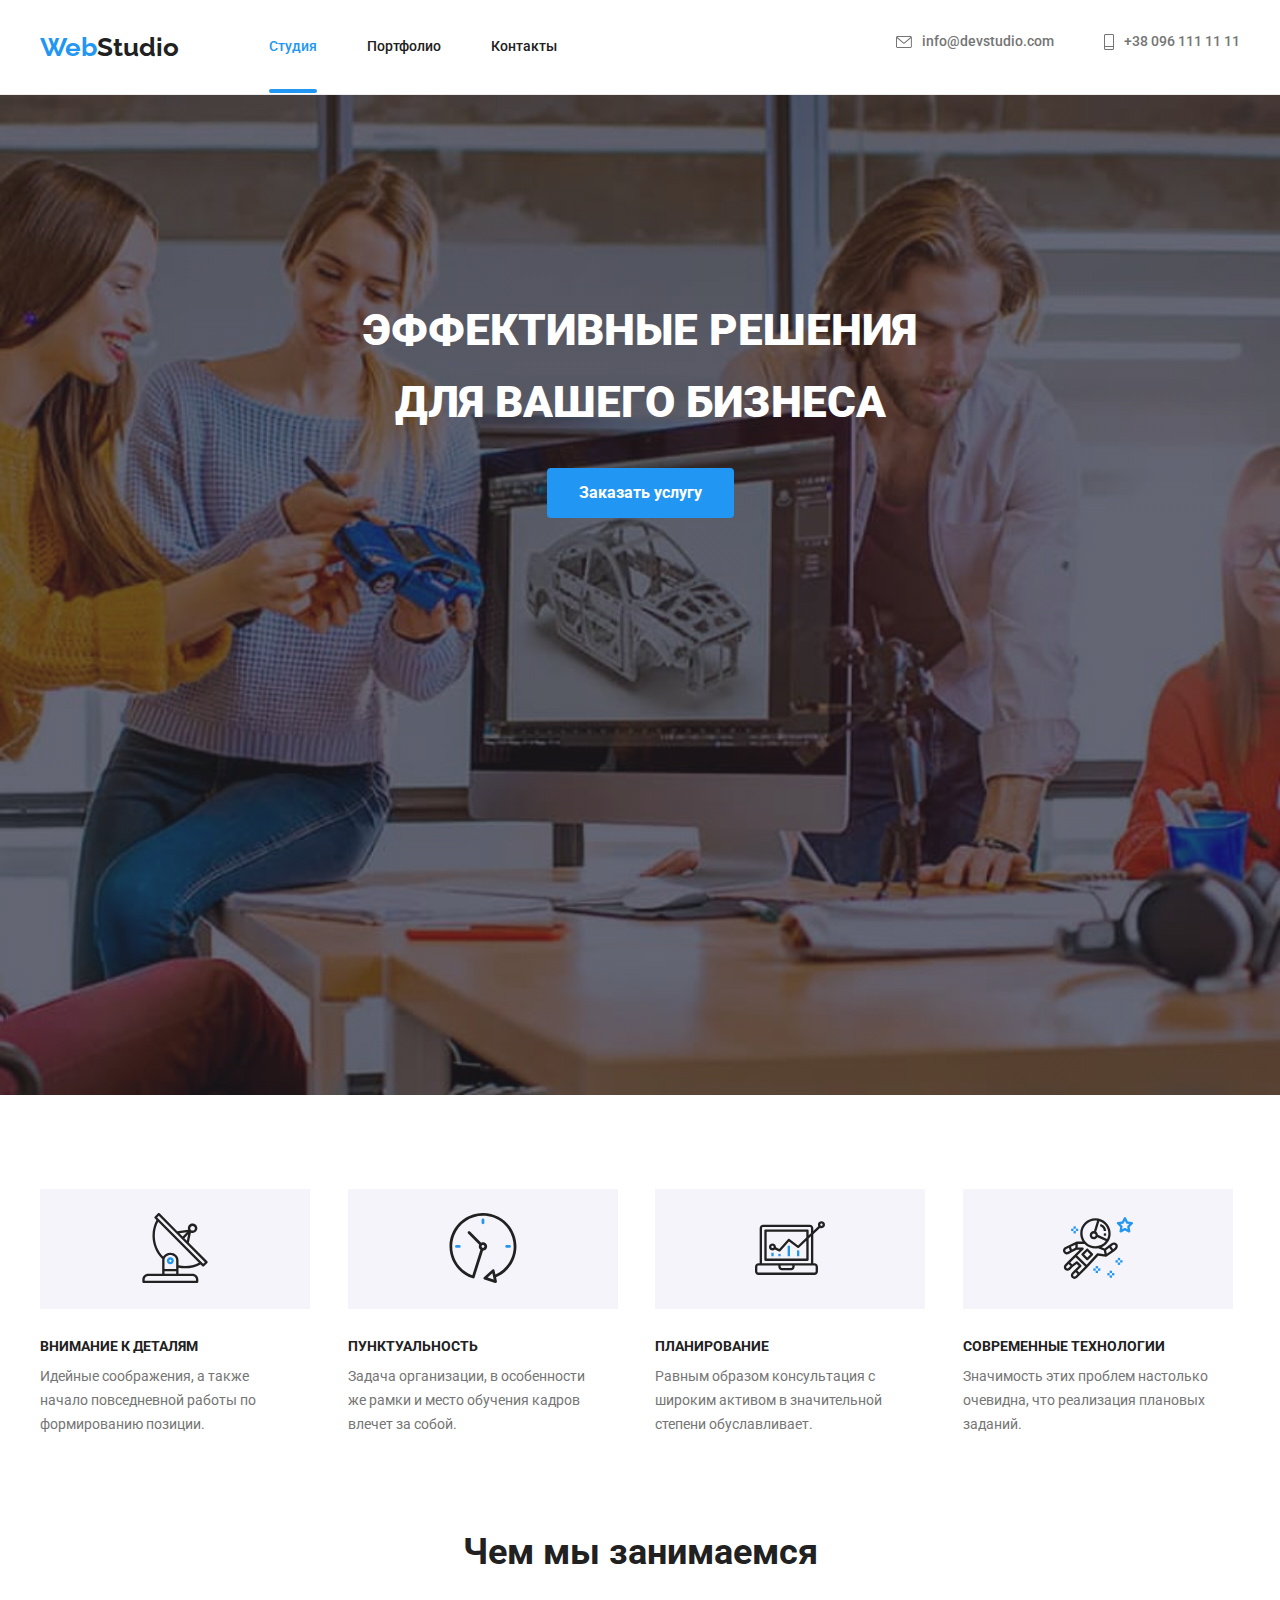
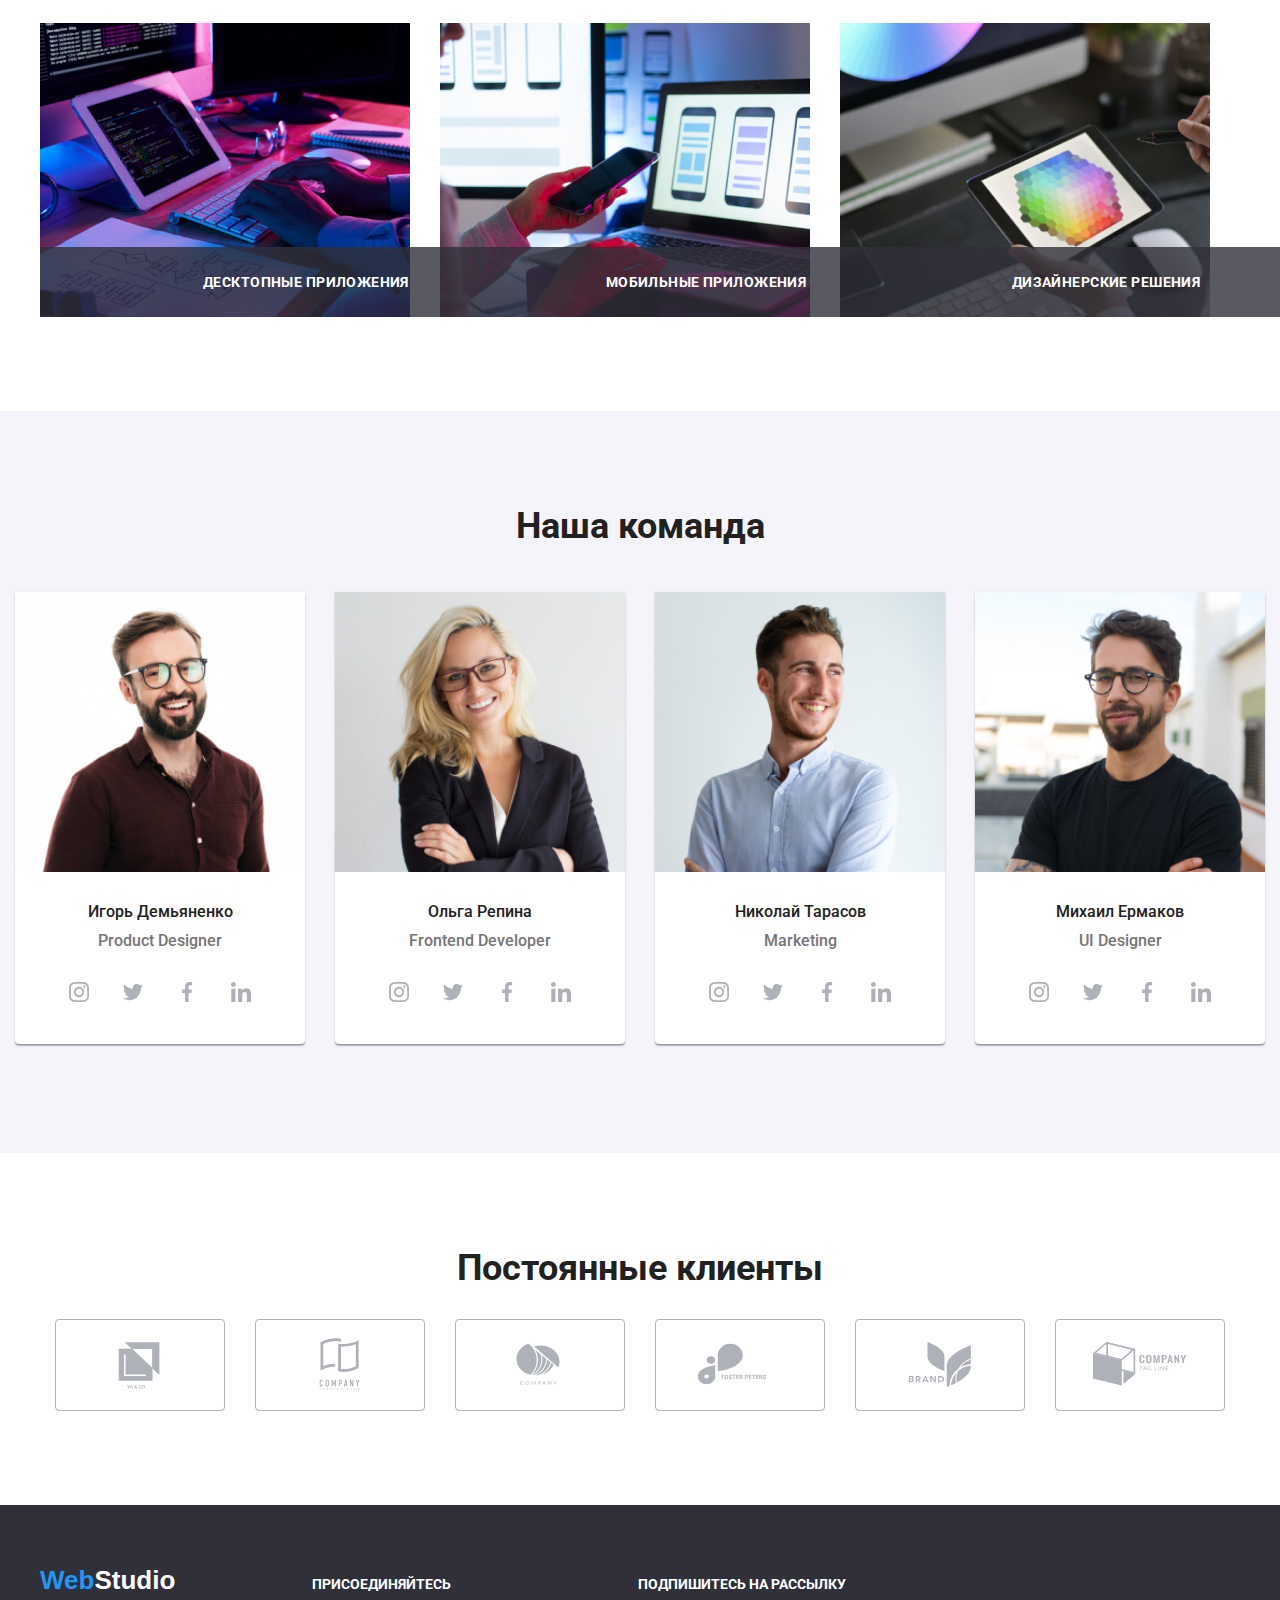
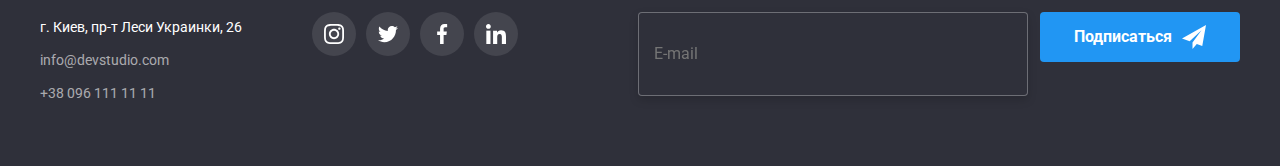
<file: index.html>
<!DOCTYPE html>
<html lang="en">
<head>
    <meta charset="UTF-8">
    <meta http-equiv="X-UA-Compatible" content="IE=edge">
    <meta name="viewport" content="width=device-width, initial-scale=1.0">
    <title>Document</title>
    <link rel="preconnect" href="https://fonts.googleapis.com">
    <link rel="preconnect" href="https://fonts.gstatic.com" crossorigin>
    <link href="https://fonts.googleapis.com/css2?family=Raleway:wght@700&family=Roboto:wght@400;500;700;900&display=swap" rel="stylesheet"> 
    <link rel="stylesheet" href="https://cdnjs.cloudflare.com/ajax/libs/modern-normalize/1.1.0/modern-normalize.min.css" integrity="sha512-wpPYUAdjBVSE4KJnH1VR1HeZfpl1ub8YT/NKx4PuQ5NmX2tKuGu6U/JRp5y+Y8XG2tV+wKQpNHVUX03MfMFn9Q==" crossorigin="anonymous" referrerpolicy="no-referrer" />
    <link rel="stylesheet" href="./css/main.min.css">  
    <link rel="stylesheet" href="./css/styles.css">
      
</head> 

<body data-body>

   
    <header class="header"> 
        <div class="container-header">
             <a class="logo" href="./index.html">Web<span class="logo-web">Studio</span></a>
 
     <nav class="nav">
                <ul class="head-nav">
                    <li class="head-nav__list" ><a class="curent-studio" href="./index.html">Студия</a>
                       
                    </li>
                    <li class="head-nav__list"><a class="header-list" href="./portfolio.html">Портфолио</a></li>
                    <li class="head-nav__list"><a class="header-list" href="">Контакты</a></li>
                </ul>
                </nav>
     <div class="head-group"> 
                <ul class="head-group">
                <li class="head-group__list">
                    <a class="list" href="mailto:info@devstudio.com"><svg class="heder-icon" width="16" height="12">
                    <use href="./images/icons.svg#icon-mail"></use>
                    </svg>info@devstudio.com</a>
                </li>
                <li class="head-group__list">
                    <a class="list" href="tel:+380961111111"><svg class="heder-icon" width="10" height="16">
                    <use  href="./images/icons.svg#icon-pfone"></use>
                    </svg>+38 096 111 11 11</a>
                </li>
                </ul>
                </div></div>



<button class="mobile-button-menu" type="button" data-menu-button>
    
    <svg class="mobile-button-menu__icon" width="24" height="16">
        <use class="mobile-button-menu__burger" href="./images/icons.svg#icon-menu_24px"></use>
        <use class="mobile-button-menu__close" href="./images/icons.svg#icon-close_24px"></use>
    </svg>
  </button>

<div class="mobile-menu" data-menu>
    <ul class="mobile-menu-nav">
        <li class="mobile-menu-nav__item"><a class="mobile-menu-nav-link__current"  href="./index.html">Студия</a></li>
        <li class="mobile-menu-nav__item"><a class="mobile-menu-nav__link" href="./portfolio.html">Портфолио</a></li>
        <li class="mobile-menu-nav__item"><a class="mobile-menu-nav__link" href="">Контакты</a></li>
    </ul>
    <ul class="mobile-menu-contacts">
        <li class="mobile-menu-contacts__item"><a class="accent" href="tel:+380961111111">+38 096 111 11 11</a></li>
        <li class="mobile-menu-contacts__item"> <a class="mob-mail" href="mailto:info@devstudio.com">info@devstudio.com</a></li>
        
    </ul>
    <ul class="mobile-menu-social">
        <li class="mobile-menu-social__item"><a class="mobile-menu-social__link"  href="">Instagram</a></li>
        <li class="mobile-menu-social__item"><a class="mobile-menu-social__link"  href="">Twitter</a></li>
        <li class="mobile-menu-social__item"><a class="mobile-menu-social__link"  href="">Facebook</a></li>
        <li class="mobile-menu-social__item"><a class="mobile-menu-social__link"  href="">LinkedIn</a></li>
    </ul>
</div>


    </header>
<main>

<section class="hero-overlay">
                <div class="container">
                    <h1 class="hero-title">Эффективные решения<br> для вашего бизнеса</h1>
                
                    <button class="button-order" type="button" data-modal-open>Заказать услугу</button>
                  
                    <div class="backdrop is-hidden" data-modal>
                        
                        <div class="modal">
                           
                            <button class="modal-close-button" type="button" data-modal-close>
                                <svg class="" width="11" height="11" aria-label="vector">
                                <use href="./images/icons.svg#icon-vector1"></use>
                            </svg></button>
                
                            <form class="modal-form" >
                            <h2 class="modal-form__title">Оставьте свои данные, мы вам перезвоним</h2> 
                
                                <ul >
                                    <li><label class="modal-form__list" for="name">Имя</label>
                                     <input class="modal-form__input"  name="name" id="name" required>       
                                        <svg class="modal-form__icon" width="12" height="12" aria-label="name">
                                        <use href="./images/icons.svg#icon-modal-name"></use>
                                        </svg>
                                    </li>
                
                                    <li>
                                        <label class="modal-form__list" for="tel">Телефон</label>
                                        <input class="modal-form__input" type="tel" name="tel" id="tel" required> 
                                        <svg class="modal-form__icon" width="13" height="13" aria-label="tel">
                                        <use href="./images/icons.svg#icon-modal-phone"></use>
                                        </svg>
                                    </li>
                                    <li>
                                        <label class="modal-form__list" for="email">Почта</label>
                                        <input class="modal-form__input" type="email" name="email" id="email" required>
                                        <svg class="modal-form__icon" width="15" height="12" aria-label="email">
                                        <use href="./images/icons.svg#icon-mail"></use>
                                        </svg>
                                    </li>
                                    <li>
                                        <label class="modal-form__list" for="coment">Комментарий</label>
                                        <textarea class="modal-form__coment" name="coment" id="coment" placeholder="Введите текст"></textarea>
                                </ul>
                                
                            <label class="checkbox">
                                <input class="checkbox__input" type="checkbox" name="checkbox" id="checkbox" >
                
                                 <span class="checkbox__link"><svg class="checkbox-icon" width="11" height="8" aria-label="icon-send">
                                    <use href="./images/icons.svg#icon-modal-icon-send"></use>
                                 </svg></span>
                
                                 <span class="checkbox__text" >Соглашаюсь с рассылкой и принимаю 
                                <a class="checkbox__policity" href=""> Условия договора</a> 
                                 </span>
                                </label>
                
                                <button class="modal-submit" type="submit">Отправить</button>
                            </form>
                        </div>
                        
                    </div>
                </div>
    </section> 

<section class="section-studia">
                    <div class="container">
                       <h2 hidden>Студия</h2>
                    <ul class="studia">
                        <li class="studia-list" >
                            <div class="studia-list__item"><a class="link">
                             <svg class="studia-list__icon" width="70" height="70" aria-label="antenna">
                             <use href="./images/icons.svg#icon-antenna"></use>
                            </svg></a>   
                            </div>
                            <h3 class="studia-list__title">Внимание к деталям</h3> 
                            <p class="studia-list__text">Идейные соображения, а также начало повседневной работы по формированию позиции.</p>
                        </li>
                        <li class="studia-list" >
                            <div class="studia-list__item"><a class="link">
                                <svg class="studia-list__icon" width="70" height="70" aria-label="clock">
                                <use href="./images/icons.svg#icon-clock"></use>
                            </svg></a>
                        </div>
                            <h3 class="studia-list__title">Пунктуальность</h3>
                            <p class="studia-list__text">Задача организации, в особенности же рамки и место обучения кадров влечет за собой.</p>
                            </li>
                        <li class="studia-list" >
                            <div class="studia-list__item"><a class="link">
                            <svg class="studia-list__icon" width="70" height="70" aria-label="diagram">
                            <use href="./images/icons.svg#icon-diagram"></use>
                            </svg></a>
                        </div>
                            <h3 class="studia-list__title">Планирование</h3>
                                <p class="studia-list__text">Равным образом консультация с широким активом в значительной степени обуславливает.</p>
                            </li>
                        <li class="studia-list" >
                            <div class="studia-list__item"><a class="link">
                            <svg class="studia-list__icon" width="70" height="70" aria-label="astronaut">
                            <use href="./images/icons.svg#icon-astronaut"></use>
                            </svg></a>
                        </div>
                            <h3 class="studia-list__title">Современные технологии</h3>
                            <p class="studia-list__text">Значимость этих проблем настолько очевидна, что реализация плановых заданий.</p>
                            </li>
                      </ul></div>
    </section>

<section class="section-work">
        <div class="container">
       <h2 class="work-title">Чем мы занимаемся</h2>
    <ul class="works-list">
        <li class="works-list__item">
            <div class="works-list__foto">
                <picture>
                    <source media="(min-width: 1200px)"
                         srcset="./images/1200/img-1w.jpg 1x,  ./images/1200/img_2x-1.jpg 2x" 
                         type="image/jpg"
                         />
                   
                         <img src="./images/1200/img-1w.jpg" alt="Компьютерная разработка" width="370" height="294">
            
                       </picture>
            
            <p class="works-list__describtion">Десктопные приложения</p></div></li>
        <li class="works-list__item">
            <div class="works-list__foto">
                <picture>
                <source media="(min-width: 1200px)"
                srcset="./images/1200/img-2w.jpg 1x,  ./images/1200/img_2x-2.jpg 2x" 
                type="image/jpg"
                />
          
                <img src="./images/1200/img-2w.jpg" alt="мобильные приложения" width="370" height="294">
   
              </picture>
            
            <p class="works-list__describtion">Мобильные приложения</p></div></li>
        <li class="works-list__item">
            <div class="works-list__foto">
                <picture>
                <source media="(min-width: 1200px)"
                srcset="./images/1200/img-3w.jpg 1x,  ./images/1200/img_2x-3.jpg 2x" 
                type="image/jpg"
                />
          
                <img src="./images/1200/img-3w.jpg" alt="дизайн на планшете" width="370" height="294">
   
              </picture>
           
            <p class="works-list__describtion">Дизайнерские решения</p></div></li>
    </ul></div>
    </section>
    

<section class="section-comand">
        <div class="container-comands">
         <h2 class="h2-title">Наша команда</h2>
      <ul class="comands">
        <li class="comand-list">
           <picture>
        <source media="(min-width: 1200px)"
             srcset="./images/1200/1200img-1.png 1x,  ./images/1200/1200img2x-1.png 2x" 
             type="image/png"
             />
        <source media="(min-width: 768px)"
             srcset="./images/768/img768-1.jpg 1x,  ./images/768/768img2x-1.jpg 2x" 
             type="image/jpg"
             />
        <source media="(max-width: 767px)"
             srcset="./images/mobile/img-1.jpg 1x,  ./images/mobile/img2x-1.jpg 2x" 
             type="image/jpg"
             />
          <img  src="./images/mobile/img-1.jpg" alt="фото" width="450" height="460">

           </picture>
        
          
            <div class="comand-list__item">
            <h3 class="comand-list__title">Игорь Демьяненко</h3>
            <p class="comand-list__text" lang="en">Product Designer</p>
          
            <ul class="social">
                <li class="social-link">
                    <a class="soclink" href="" aria-label="instagram">
                    <svg class="social-icon" width="20" height="20">
                    <use href="./images/icons.svg#icon-instagram"></use>
                    </svg>
                    </a>
                </li>
                <li class="social-link">
                    <a class="soclink" href="" aria-label="twitter">
                    <svg class="social-icon" width="20" height="20">
                    <use href="./images/icons.svg#icon-twitter"></use>
                    </svg>
                    </a>
                </li>
                <li class="social-link">
                    <a class="soclink" href="" aria-label="facebook">
                    <svg class="social-icon" width="20" height="20">
                    <use href="./images/icons.svg#icon-facebook"></use>
                    </svg>
                    </a>
                </li>
                <li class="social-link">
                    <a class="soclink" href="" aria-label="linkedin">
                    <svg class="social-icon" width="20" height="20">
                    <use href="./images/icons.svg#icon-linkedin"></use>
                    </svg>
                    </a>
                </li>
            </ul>
        </div>
        </li>
        <li class="comand-list">
           
                <picture>
                <source media="(min-width: 1200px)"
                srcset="./images/1200/1200img-2.png 1x,  ./images/1200/1200img2x-2.png 2x" 
                type="image/png"
                />
           <source media="(min-width: 768px)"
                srcset="./images/768/img768-2.jpg 1x,  ./images/768/768img2x-2.jpg 2x" 
                type="image/jpg"
                />
           <source media="(max-width: 767px)"
                srcset="./images/mobile/img-2.jpg 1x,  ./images/mobile/img2x-2.jpg 2x" 
                type="image/jpg"
                />
             <img  src="./images/mobile/img-2.jpg" alt="фото" width="450" height="460">
   
              </picture>
           <div class="comand-list__item">
            <h3 class="comand-list__title">Ольга Репина</h3>
            <p class="comand-list__text" lang="en">Frontend Developer</p>
            
            <ul class="social">
                <li class="social-link">
                    <a class="soclink" href="" aria-label="instagram">
                    <svg class="social-icon" width="20" height="20">
                    <use href="./images/icons.svg#icon-instagram"></use>
                    </svg>
                    </a>
                </li>
                <li class="social-link">
                    <a class="soclink" href="" aria-label="twitter">
                    <svg class="social-icon" width="20" height="20">
                    <use href="./images/icons.svg#icon-twitter"></use>
                    </svg>
                    </a>
                </li>
                <li class="social-link">
                    <a class="soclink" href="" aria-label="facebook">
                    <svg class="social-icon" width="20" height="20">
                    <use href="./images/icons.svg#icon-facebook"></use>
                    </svg>
                    </a>
                </li>
                <li class="social-link">
                    <a class="soclink" href="" aria-label="linkedin">
                    <svg class="social-icon" width="20" height="20">
                    <use href="./images/icons.svg#icon-linkedin"></use>
                    </svg>
                    </a>
                </li>
            </ul>
            
        </div>
        </li>
        <li class="comand-list">
            <picture>
            <source media="(min-width: 1200px)"
            srcset="./images/1200/1200img-3.png 1x,  ./images/1200/1200img2x-3.png 2x" 
            type="image/png"
            />
       <source media="(min-width: 768px)"
            srcset="./images/768/img768-3.jpg 1x,  ./images/768/768img2x-3.jpg 2x" 
            type="image/jpg"
            />
       <source media="(max-width: 767px)"
            srcset="./images/mobile/img-3.jpg 1x,  ./images/mobile/img2x-3.jpg 2x" 
            type="image/jpg"
            />
         <img  src="./images/mobile/img-3.jpg" alt="фото" width="450" height="460">

          </picture>
            <div class="comand-list__item">
            <h3 class="comand-list__title"> Николай Тарасов</h3>
            <p class="comand-list__text" lang="en">Marketing</p>
           
            <ul class="social">
                <li class="social-link">
                    <a class="soclink" href="" aria-label="instagram">
                    <svg class="social-icon" width="20" height="20">
                    <use href="./images/icons.svg#icon-instagram"></use>
                    </svg>
                    </a>
                </li>
                <li class="social-link">
                    <a class="soclink" href="" aria-label="twitter">
                    <svg class="social-icon" width="20" height="20">
                    <use href="./images/icons.svg#icon-twitter"></use>
                    </svg>
                    </a>
                </li>
                <li class="social-link">
                    <a class="soclink" href="" aria-label="facebook">
                    <svg class="social-icon" width="20" height="20">
                    <use href="./images/icons.svg#icon-facebook"></use>
                    </svg>
                    </a>
                </li>
                <li class="social-link">
                    <a class="soclink" href="" aria-label="linkedin">
                    <svg class="social-icon" width="20" height="20">
                    <use href="./images/icons.svg#icon-linkedin"></use>
                    </svg>
                    </a>
                </li>
            </ul>
        </div>
        </li>
        <li class="comand-list">
            <picture>
                <source media="(min-width: 1200px)"
                srcset="./images/1200/1200img-4.png 1x,  ./images/1200/1200img2x-4.png 2x" 
                type="image/png"
                />
           <source media="(min-width: 768px)"
                srcset="./images/768/img768-4.jpg 1x,  ./images/768/768img2x-4.jpg 2x" 
                type="image/jpg"
                />
           <source media="(max-width: 767px)"
                srcset="./images/mobile/img-4.jpg 1x,  ./images/mobile/img2x-4.jpg 2x" 
                type="image/jpg"
                />
             <img  src="./images/mobile/img-4.jpg" alt="фото" width="450" height="460">
    
              </picture>
            <div class="comand-list__item">
            <h3 class="comand-list__title">Михаил Ермаков</h3>
            <p class="comand-list__text" lang="en">UI Designer</p>
            <ul class="social">
                <li class="social-link">
                    <a class="soclink" href="" aria-label="instagram">
                    <svg class="social-icon" width="20" height="20">
                    <use href="./images/icons.svg#icon-instagram"></use>
                    </svg>
                    </a>
                </li>
                <li class="social-link">
                    <a class="soclink" href="" aria-label="twitter">
                    <svg class="social-icon" width="20" height="20">
                    <use href="./images/icons.svg#icon-twitter"></use>
                    </svg>
                    </a>
                </li>
                <li class="social-link">
                    <a class="soclink" href="" aria-label="facebook">
                    <svg class="social-icon" width="20" height="20">
                    <use href="./images/icons.svg#icon-facebook"></use>
                    </svg>
                    </a>
                </li>
                <li class="social-link">
                    <a class="soclink" href="" aria-label="linkedin">
                    <svg class="social-icon" width="20" height="20">
                    <use href="./images/icons.svg#icon-linkedin"></use>
                    </svg>
                    </a>
                </li>
            </ul>
        </div>
        </li>
    </ul>
    </div>
    </section>

    <section class="section-clients">
        <div class="container">
            <h2 class="h2-title">Постоянные клиенты</h2>
        <ul class="clients">
             <li class="clients__item">
                <a class="clients__link" href="" aria-label="logo">
                <svg class="clients__icon" width="106" height="60">
                <use href="./images/icons.svg#icon-logo"></use></svg>
        </a>
        </li>
             <li class="clients__item">
                 <a class="clients__link" href="" aria-label="logo-1">
                <svg class="clients__icon" width="106" height="60" >
                <use href="./images/icons.svg#icon-logo-1"></use></svg>
        </a>
        </li>
             <li class="clients__item">
                <a class="clients__link" href="" aria-label="logo-2">
                <svg class="clients__icon" width="106" height="60" >
                <use href="./images/icons.svg#icon-logo-2"></use></svg>
        </a>
        </li>
              <li class="clients__item">
                <a class="clients__link" href="" aria-label="logo-3">
                <svg class="clients__icon" width="106" height="60" >
                <use href="./images/icons.svg#icon-logo-3"></use></svg>
        </a>
        </li>
              <li class="clients__item">
                <a class="clients__link" href="" aria-label="logo-4">
                <svg class="clients__icon" width="106" height="60" >
                <use href="./images/icons.svg#icon-logo-4"></use></svg>
        </a>
        </li>
            <li class="clients__item">
                <a class="clients__link" href="" aria-label="logo-5">
                <svg class="clients__icon" width="106" height="60" >
                <use href="./images/icons.svg#icon-logo-5"></use></svg>
        </a>
         </li>
         </ul>
         </div>
    </section>
    
</main> 
  

   
<footer class="footer">
       <div class="footer-container">  
            <div class="footer-items"> 
                    <a class="footer-logo" href="./index.html">Web<span class="logo-web">Studio</span></a>  
                    <address>
                <ul class="footer-items-nav" >
                    <li><a class="footer-items-nav__listmap" href="https://goo.gl/maps/piqngm7oDQpEDh6u6" target="_blank" rel="noopener nofollow noreferrer">г. Киев, пр-т Леси Украинки, 26</a></li>
                    <li><a class="footer-items-nav__list" href="mailto:info@devstudio.com">info@devstudio.com</a></li>
                    <li><a class="footer-items-nav__list" href="tel:+380961111111">+38 096 111 11 11</a></li>
                </ul>
                </address>
            </div>
            <div class="footer-social">
                <strong class="slogan">Присоединяйтесь</strong>
                <ul class="social">
                    <li class="footer-social-list">
                        <a class="footer-social-list__link" href="" aria-label="instagram">
                        <svg class="footer-social-list__icon"  width="20" height="20">
                        <use href="./images/icons.svg#icon-instagram"></use>
                        </svg>
                        </a>
                    </li>
                    <li class="footer-social-list">
                        <a class="footer-social-list__link" href="" aria-label="twitter">
                        <svg class="footer-social-list__icon" width="20" height="20">
                        <use href="./images/icons.svg#icon-twitter"></use>
                        </svg>
                        </a>
                    </li>
                    <li class="footer-social-list">
                        <a class="footer-social-list__link" href="" aria-label="facebook">
                        <svg class="footer-social-list__icon" width="20" height="20">
                        <use href="./images/icons.svg#icon-facebook"></use>
                        </svg>
                        </a>
                    </li>
                    <li class="footer-social-list">
                        <a class="footer-social-list__link" href="" aria-label="linkedin">
                        <svg class="footer-social-list__icon" width="20" height="20">
                        <use href="./images/icons.svg#icon-linkedin"></use>
                        </svg>
                        </a>
                    </li>
                </ul>
            </div>
        
            <form class="footer-label">
              <label class="footer-label__title">Подпишитесь на рассылку </label> 
        <div class="label" >
              
              <input class="footer-label__email" type="email" name="email" placeholder="Е-mail">
                <button class="button-submit" type="submit">Подписаться  <svg class="f-submit" width="24" height="24">
                <use href="./images/icons.svg#icon-icon-send"></use>
                </svg> </button>
        </div>
           
          
       
        </form>
        </div>
        </footer>
        
    <script src="./js/modal.js"></script>
    <script src="./js/mobile.js"></script>
</body>
</html>
</file>
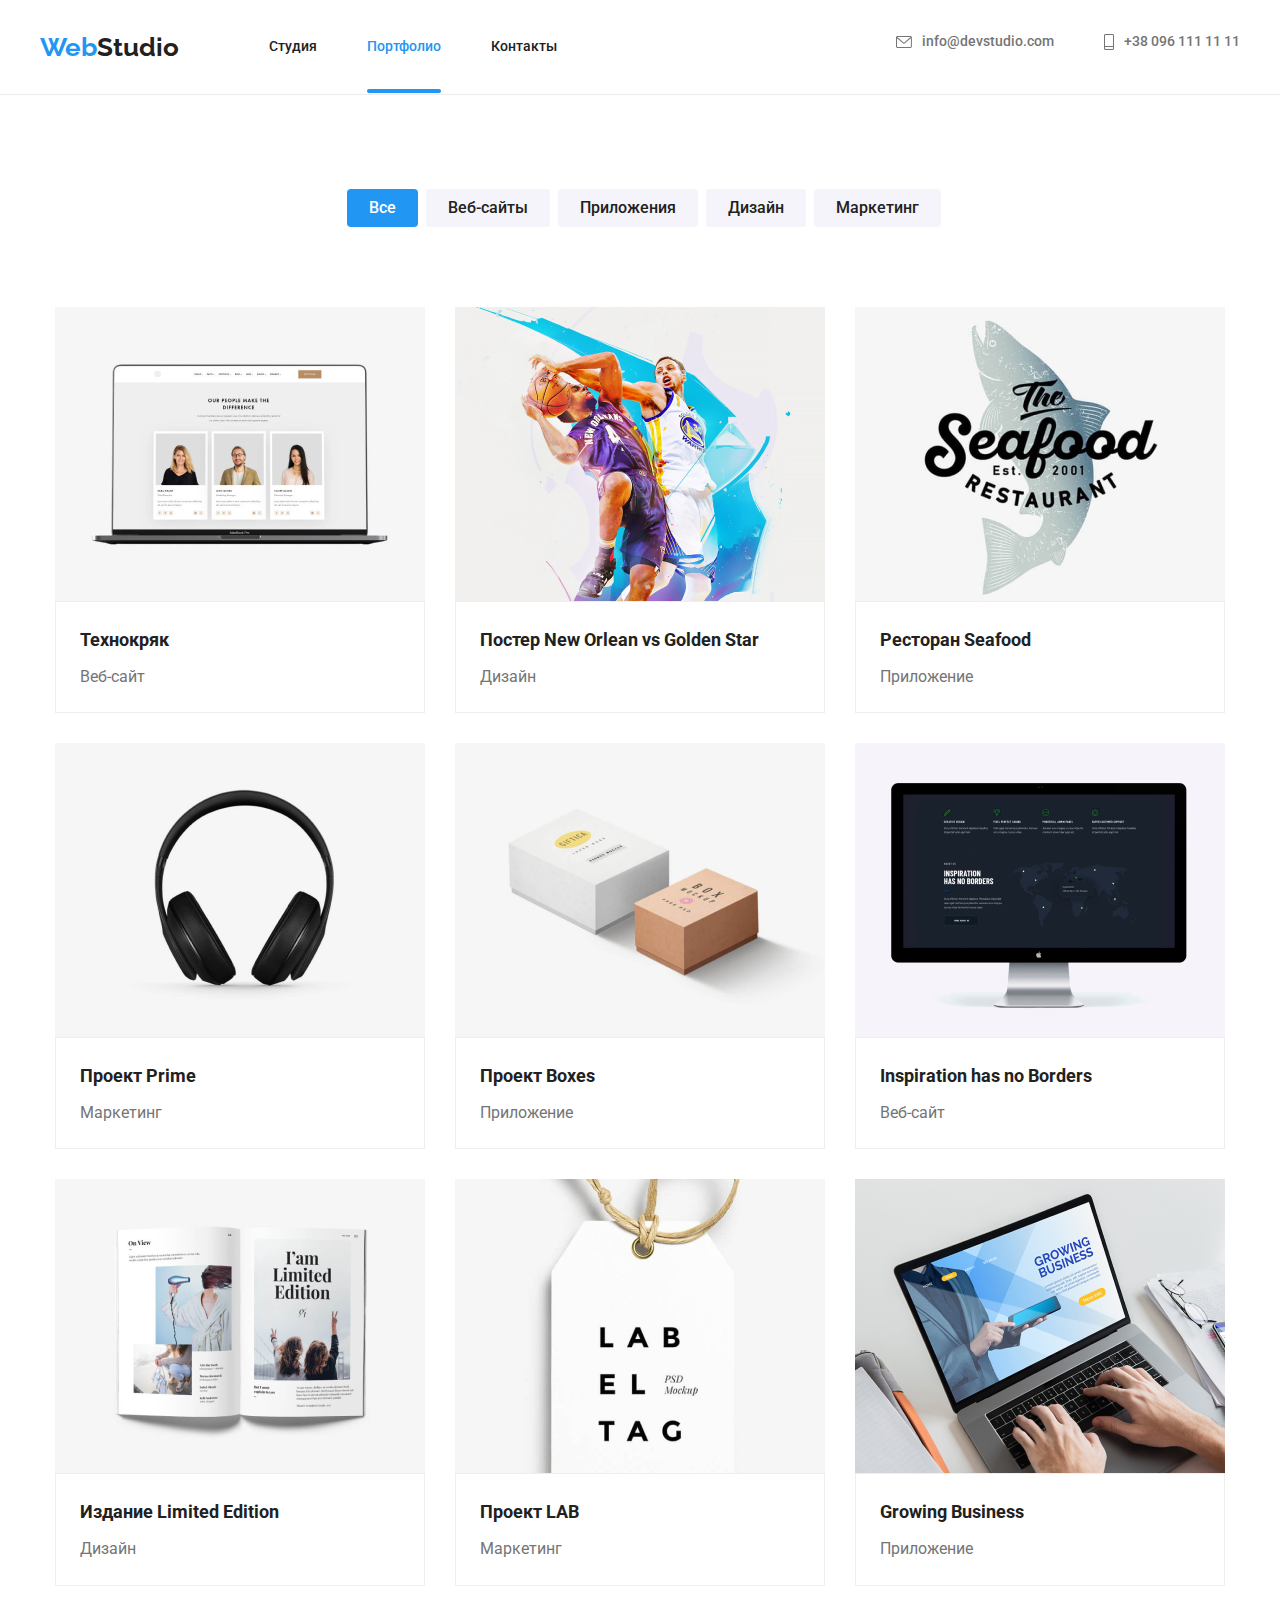
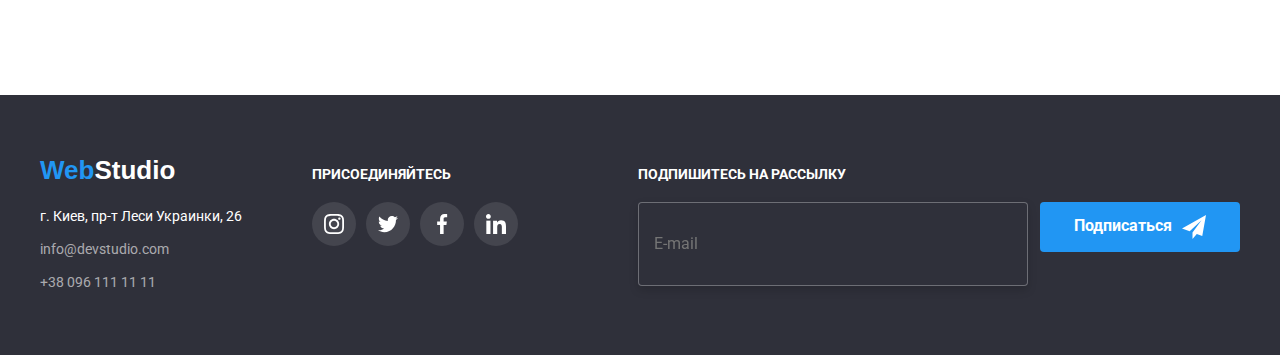
<file: portfolio.html>
<!DOCTYPE html>
<html lang="en">
<head>
    <meta charset="UTF-8">
    <meta http-equiv="X-UA-Compatible" content="IE=edge">
    <meta name="viewport" content="width=device-width, initial-scale=1.0">
    <title>Portfolio</title>
    <link rel="preconnect" href="https://fonts.googleapis.com">
<link rel="preconnect" href="https://fonts.gstatic.com" crossorigin>
<link href="https://fonts.googleapis.com/css2?family=Raleway:wght@700&family=Roboto:wght@400;500;700;900&display=swap" rel="stylesheet">
<link rel="stylesheet" href="https://cdnjs.cloudflare.com/ajax/libs/modern-normalize/1.1.0/modern-normalize.min.css" integrity="sha512-wpPYUAdjBVSE4KJnH1VR1HeZfpl1ub8YT/NKx4PuQ5NmX2tKuGu6U/JRp5y+Y8XG2tV+wKQpNHVUX03MfMFn9Q==" crossorigin="anonymous" referrerpolicy="no-referrer" /> 
<link rel="stylesheet" href="./css/main.min.css">
<link rel="stylesheet" href="./css/styles.css">

</head>

<body>
    
  
<header class="header">
    <div class="container-header">
                <a class="logo" href="./index.html">Web<span class="logo-web">Studio</span></a>
    
        <nav class="nav">
                   <ul class="head-nav">
                       <li class="head-nav__list" ><a class="header-list" href="./index.html">Студия</a>
                          
                       </li>
                       <li class="head-nav__list"><a class="curent-portfolio" href="./portfolio.html">Портфолио</a></li>
                       <li class="head-nav__list"><a class="header-list" href="">Контакты</a></li>
                   </ul>
                   </nav>
        <div class="head-group"> 
                   <ul class="head-group">
                   <li class="head-group__list">
                       <a class="list" href="mailto:info@devstudio.com"><svg class="heder-icon" width="16" height="12">
                       <use href="./images/icons.svg#icon-mail"></use>
                       </svg>info@devstudio.com</a>
                   </li>
                   <li class="head-group__list">
                       <a class="list" href="tel:+380961111111"><svg class="heder-icon" width="10" height="16">
                       <use  href="./images/icons.svg#icon-pfone"></use>
                       </svg>+38 096 111 11 11</a>
                   </li>
                   </ul>
                   </div>
                </div>
   
   
   
                   <button class="mobile-button-menu" type="button" data-menu-button>
    
                    <svg class="mobile-button-menu__icon" width="24" height="16">
                        <use class="mobile-button-menu__burger" href="./images/icons.svg#icon-menu_24px"></use>
                        <use class="mobile-button-menu__close" href="./images/icons.svg#icon-close_24px"></use>
                    </svg>
                  </button>
   
   <div class="mobile-menu" data-menu>
       <ul class="mobile-menu-nav">
           <li class="mobile-menu-nav__item"><a class="mobile-menu-nav-link"  href="./index.html">Студия</a></li>
           <li class="mobile-menu-nav__item"><a class="mobile-menu-nav-link__current" href="./portfolio.html">Портфолио</a></li>
           <li class="mobile-menu-nav__item"><a class="mobile-menu-nav__link" href="">Контакты</a></li>
       </ul>
       <ul class="mobile-menu-contacts">
           <li class="mobile-menu-contacts__item"><a class="accent" href="tel:+380961111111">+38 096 111 11 11</a></li>
           <li class="mobile-menu-contacts__item"> <a class="mob-mail" href="mailto:info@devstudio.com">info@devstudio.com</a></li>
           
       </ul>
       <ul class="mobile-menu-social">
           <li class="mobile-menu-social__item"><a class="mobile-menu-social__link"  href="">Instagram</a></li>
           <li class="mobile-menu-social__item"><a class="mobile-menu-social__link"  href="">Twitter</a></li>
           <li class="mobile-menu-social__item"><a class="mobile-menu-social__link"  href="">Facebook</a></li>
           <li class="mobile-menu-social__item"><a class="mobile-menu-social__link"  href="">LinkedIn</a></li>
       </ul>
   </div>
   
   
       </header>

<main>

<section class="section">
    <div class="container">
     <h1 hidden>Маркетинг</h1>
    <div class="botton-nav">
    <ul class="botton-nav__list">
        <li class="botton-nav__item"><button class="curent-button" type="button">Все</button></li>
        <li class="botton-nav__item"><button class="button" type="button">Веб-сайты</button></li>
        <li class="botton-nav__item"><button class="button" type="button">Приложения</button></li>
        <li class="botton-nav__item"><button class="button" type="button">Дизайн</button></li>
        <li class="botton-nav__item"><button class="button" type="button">Маркетинг</button></li>
        </ul>
    </div>
</div>
 
<div class="container"> 
     <ul class="cards-set">
 <li class="cards-set__list">
                <div class="cards-set__item">
         <picture>
                        <source media="(min-width: 1200px)"
                             srcset="./images/1200/img(1).png 1x,  ./images/1200/img2x-1.png 2x" 
                             type="image/png"
                             />
                        <source media="(min-width: 768px)"
                             srcset="./images/768/p-768img-1.jpg 1x,  ./images/768/p-768img2x-1.jpg 2x"  
                             type="image/jpg"
                             />
                        <source media="(max-width: 767px)"
                             srcset="./images/mobile/p-img1.jpg 1x,  ./images/mobile/p-img2x-1.jpg 2x" 
                             type="image/jpg"
                             />

                       <img src="./images/mobile/p-img1.jpg" alt="фото" width="450" height="294">    
                         </picture>
                <div class="card-overlay">
                <p class="cards-set__description">
                    Ресурс предлагает комплексные предложения с разным уровнем 
                    функционала и сервисов. Все это позволит посетителю получить 
                    исчерпывающие сведения о компании или частном лице.
                </p>
                </div>
            </div>
            <div class="cards-set__border"> 
            <h2 class="cards-set__title">Технокряк</h2>
            <p class="cards-set__text">Веб-сайт</p>
         </div>
        </li>
        
        <li class="cards-set__list">
            <div class="cards-set__item">
                <picture>
                <source 
                        media="(min-width: 1200px)"
                        srcset="./images/1200/img(1.1).png 1x,  ./images/1200/img2x-2.jpg 2x" 
                        type="image/png"
                             />
                <source media="(min-width: 768px)"
                             srcset="./images/768/p-768img-2.jpg 1x,  ./images/768/p-768img2x-2.jpg 2x"  
                             type="image/jpg"
                             />
                <source media="(max-width: 767px)"
                             srcset="./images/mobile/p-img2.jpg 1x,  ./images/mobile/p-img2x-2.jpg 2x" 
                             type="image/jpg"
                             />              
            <img src="./images/mobile/p-img2.jpg" alt="фото" width="450" height="294" >
        </picture>
       <div class="card-overlay">
       <p class="cards-set__description">
           Ресурс предлагает комплексные предложения с разным уровнем 
           функционала и сервисов. Все это позволит посетителю получить 
           исчерпывающие сведения о компании или частном лице.
       </p>
       </div>
   </div>   
           <div class="cards-set__border">
            <h2 class="cards-set__title">Постер New Orlean vs Golden Star</h2>
            <p class="cards-set__text">Дизайн</p>
           </div>
      </li>
      <li class="cards-set__list">
        <div class="cards-set__item">
            <picture>
            <source media="(min-width: 1200px)"
                    srcset="./images/1200/img(1.2).png 1x,  ./images/1200/img2x-3.jpg 2x" 
                    type="image/png"
                    />
            <source media="(min-width: 768px)"
                             srcset="./images/768/p-768img-3.jpg 1x,  ./images/768/p-768img2x-3.jpg 2x"  
                             type="image/jpg"
                             />
            <source media="(max-width: 767px)"
                             srcset="./images/mobile/p-img3.jpg 1x,  ./images/mobile/p-img2x-3.jpg 2x" 
                             type="image/jpg"
                             />
          
                <img src="./images/mobile/p-img3.jpg" alt="фото" width="450" height="294"> 
             </picture>
           <div class="card-overlay">
           <p class="cards-set__description">
               Ресурс предлагает комплексные предложения с разным уровнем 
               функционала и сервисов. Все это позволит посетителю получить 
               исчерпывающие сведения о компании или частном лице.
           </p>
           </div>
       </div>   
            <div class="cards-set__border">
            <h2 class="cards-set__title">Ресторан Seafood</h2>
            <p class="cards-set__text">Приложение</p>
            </div>
         </li>

         <li class="cards-set__list">
            <div class="cards-set__item">
                <picture>
                    <source media="(min-width: 1200px)"
                                     srcset="./images/1200/img(1.3).png 1x,  ./images/1200/img2x-4.jpg 2x" 
                                     type="image/png"
                                     />
                    <source media="(min-width: 768px)"
                                     srcset="./images/768/p-768img-4.jpg 1x,  ./images/768/p-768img2x-4.jpg 2x"  
                                     type="image/jpg"
                                     />
                    <source media="(max-width: 767px)"
                                     srcset="./images/mobile/p-img4.jpg 1x,  ./images/mobile/p-img2x-4.jpg 2x" 
                                     type="image/jpg"
                                     />
                   
                <img src="./images/mobile/p-img4.jpg" alt="фото" width="450" height="294">
             </picture>
           <div class="card-overlay">
           <p class="cards-set__description">
               Ресурс предлагает комплексные предложения с разным уровнем 
               функционала и сервисов. Все это позволит посетителю получить 
               исчерпывающие сведения о компании или частном лице.
           </p>
           </div>
       </div>   
            <div class="cards-set__border">
            <h2 class="cards-set__title">Проект Prime</h2>
            <p class="cards-set__text">Маркетинг</p>
            </div>
         </li>

         <li class="cards-set__list">
            <div class="cards-set__item">
                <picture>
                    <source media="(min-width: 1200px)"
                                     srcset="./images/1200/img(1.4).png 1x,  ./images/1200/img2x-5.jpg 2x" 
                                     type="image/png"
                                     />
                    <source media="(min-width: 768px)"
                                     srcset="./images/768/p-768img-5.jpg 1x,  ./images/768/p-768img2x-5.jpg 2x"  
                                     type="image/jpg"
                                     />
                    <source media="(max-width: 767px)"
                                     srcset="./images/mobile/p-img5.jpg 1x,  ./images/mobile/p-img2x-5.jpg 2x" 
                                     type="image/jpg"
                                     />
                   
                <img src="./images/mobile/p-img5.jpg" alt="фото" width="450" height="294"> 
            </picture>
           <div class="card-overlay">
           <p class="cards-set__description">
               Ресурс предлагает комплексные предложения с разным уровнем 
               функционала и сервисов. Все это позволит посетителю получить 
               исчерпывающие сведения о компании или частном лице.
           </p>
           </div>
       </div>   
            <div class="cards-set__border">
            <h2 class="cards-set__title">Проект Boxes</h2>
            <p class="cards-set__text">Приложение</p>
            </div>
        </li>
        <li class="cards-set__list">
            <div class="cards-set__item">
                <picture>
                    <source media="(min-width: 1200px)"
                                     srcset="./images/1200/img(1.5).png 1x,  ./images/1200/img2x-6.jpg 2x" 
                                     type="image/png"
                                     />
                    <source media="(min-width: 768px)"
                                     srcset="./images/768/p-768img-6.jpg 1x,  ./images/768/p-768img2x-6.jpg 2x"  
                                     type="image/jpg"
                                     />
                    <source media="(max-width: 767px)"
                                     srcset="./images/mobile/p-img6.jpg 1x,  ./images/mobile/p-img2x-6.jpg 2x" 
                                     type="image/jpg"
                                     />
                    
                <img src="./images/mobile/p-img6.jpg" alt="фото" width="450" height="294">
            </picture>
           <div class="card-overlay">
           <p class="cards-set__description">
               Ресурс предлагает комплексные предложения с разным уровнем 
               функционала и сервисов. Все это позволит посетителю получить 
               исчерпывающие сведения о компании или частном лице.
           </p>
           </div>
       </div>   
            <div class="cards-set__border">
            <h2 class="cards-set__title">Inspiration has no Borders</h2>
            <p class="cards-set__text">Веб-сайт</p>
            </div>
         </li>

         <li class="cards-set__list">
            <div class="cards-set__item">
                <picture>
                    <source media="(min-width: 1200px)"
                                     srcset="./images/1200/img(1.6).png 1x,  ./images/1200/img2x-7.jpg 2x" 
                                     type="image/png"
                                     />
                    <source media="(min-width: 768px)"
                                     srcset="./images/768/p-768img-7.jpg 1x,  ./images/768/p-768img2x-7.jpg 2x"  
                                     type="image/jpg"
                                     />
                    <source media="(max-width: 767px)"
                                     srcset="./images/mobile/p-img7.jpg 1x,  ./images/mobile/p-img2x-7.jpg 2x" 
                                     type="image/jpg"
                                     />
                  
                <img src="./images/mobile/p-img7.jpg" alt="фото" width="450" height="294"> 
             </picture>
           <div class="card-overlay">
           <p class="cards-set__description">
               Ресурс предлагает комплексные предложения с разным уровнем 
               функционала и сервисов. Все это позволит посетителю получить 
               исчерпывающие сведения о компании или частном лице.
           </p>
           </div>
       </div>  
            <div class="cards-set__border">
            <h2 class="cards-set__title">Издание Limited Edition</h2>
            <p class="cards-set__text">Дизайн</p>
            </div>
         </li>

    <li class="cards-set__list">
            <div class="cards-set__item">
                <picture>
                    <source media="(min-width: 1200px)"
                                     srcset="./images/1200/img(1.7).png 1x,  ./images/1200/img2x-8.jpg 2x" 
                                     type="image/png"
                                     />
                    <source media="(min-width: 768px)"
                                     srcset="./images/768/p-768img-8.jpg 1x,  ./images/768/p-768img2x-8.jpg 2x"  
                                     type="image/jpg"
                                     />
                    <source media="(max-width: 767px)"
                                     srcset="./images/mobile/p-img8.jpg 1x,  ./images/mobile/p-img2x-8.jpg 2x" 
                                     type="image/jpg"
                                     />
                   
        <img src="./images/mobile/p-img8.jpg" alt="фото" width="450" height="294">
     </picture>
   <div class="card-overlay">
   <p class="cards-set__description">
       Ресурс предлагает комплексные предложения с разным уровнем 
       функционала и сервисов. Все это позволит посетителю получить 
       исчерпывающие сведения о компании или частном лице.
   </p>
   </div>
        </div>  
            <div class="cards-set__border">
            <h2 class="cards-set__title">Проект LAB</h2>
            <p class="cards-set__text">Маркетинг</p>
            </div>
         </li>
         
    <li class="cards-set__list">
        <div class="cards-set__item">
            <picture>
                <source media="(min-width: 1200px)"
                                 srcset="./images/1200/img(1.8).png 1x,  ./images/1200/img2x-9.jpg 2x" 
                                 type="image/png"
                                 />
                <source media="(min-width: 768px)"
                                 srcset="./images/768/p-768img-9.jpg 1x,  ./images/768/p-768img2x-9.jpg 2x"  
                                 type="image/jpg"
                                 />
                <source media="(max-width: 767px)"
                                 srcset="./images/mobile/p-img9.jpg 1x,  ./images/mobile/p-img2x-9.jpg 2x" 
                                 type="image/jpg"
                                 />
              
        <img src="./images/mobile/p-img9.jpg" alt="фото" width="450" height="294">
          </picture>
   <div class="card-overlay">
   <p class="cards-set__description">
       Ресурс предлагает комплексные предложения с разным уровнем 
       функционала и сервисов. Все это позволит посетителю получить 
       исчерпывающие сведения о компании или частном лице.
   </p>
   </div>
        </div>  
            <div class="cards-set__border">
            <h2 class="cards-set__title">Growing Business</h2>
            <p class="cards-set__text">Приложение</p>
            </div>
         </li>
   </ul>
</div>
</section>
</main>

<footer class="footer">
    <div class="footer-container">  
        <div class="footer-items"> 
                <a class="footer-logo" href="./index.html">Web<span class="logo-web">Studio</span></a>  
                <address>
            <ul class="footer-items-nav" >
                <li><a class="footer-items-nav__listmap" href="https://goo.gl/maps/piqngm7oDQpEDh6u6" target="_blank" rel="noopener nofollow noreferrer">г. Киев, пр-т Леси Украинки, 26</a></li>
                <li><a class="footer-items-nav__list" href="mailto:info@devstudio.com">info@devstudio.com</a></li>
                <li><a class="footer-items-nav__list" href="tel:+380961111111">+38 096 111 11 11</a></li>
            </ul>
            </address>
        </div>
        <div class="footer-social">
            <strong class="slogan">Присоединяйтесь</strong>
            <ul class="social">
                <li class="footer-social-list">
                    <a class="footer-social-list__link" href="" aria-label="instagram">
                    <svg class="footer-social-list__icon"  width="20" height="20">
                    <use href="./images/icons.svg#icon-instagram"></use>
                    </svg>
                    </a>
                </li>
                <li class="footer-social-list">
                    <a class="footer-social-list__link" href="" aria-label="twitter">
                    <svg class="footer-social-list__icon" width="20" height="20">
                    <use href="./images/icons.svg#icon-twitter"></use>
                    </svg>
                    </a>
                </li>
                <li class="footer-social-list">
                    <a class="footer-social-list__link" href="" aria-label="facebook">
                    <svg class="footer-social-list__icon" width="20" height="20">
                    <use href="./images/icons.svg#icon-facebook"></use>
                    </svg>
                    </a>
                </li>
                <li class="footer-social-list">
                    <a class="footer-social-list__link" href="" aria-label="linkedin">
                    <svg class="footer-social-list__icon" width="20" height="20">
                    <use href="./images/icons.svg#icon-linkedin"></use>
                    </svg>
                    </a>
                </li>
            </ul>
        </div>
    
        <form class="footer-label">
            <label class="footer-label__title">Подпишитесь на рассылку </label> 
      <div class="label" >
            
            <input class="footer-label__email" type="email" name="email" placeholder="Е-mail">
              <button class="button-submit" type="submit">Подписаться <svg class="f-submit" width="24" height="24">
              <use href="./images/icons.svg#icon-icon-send"></use>
              </svg>  </button>
      </div>
         
        
     
      </form>
    </div>
    </footer>

    <script src="./js/mobile.js"></script>
</body>


</html>
</file>
<file: css/styles.css>

</file>
<file: css/main.min.css>
:root{--primary_text-color: #757575;--title-color: #212121;--accent-color: #2196F3;--button-color: #FFFFFF;--background-title:#2F303A;--background-button: #F5F4FA;--button-o:#188CE8;--social-icon: #AFB1B8}@media screen and (min-width: 768px){:root{--header-width: 768px;--items: 2;--indent: 30px}}@media screen and (min-width: 1200px){:root{--header-width: 1200px;--items: 3;--indent: 30px}}body{font-family:"Roboto",sans-serif;font-size:14px;color:var(--primary_text-color);margin:0}body.no-scroll{overflow:hidden}h1,h2,h3,p{margin:0}img{display:block;max-width:100%;height:auto;margin:0}ul{list-style:none;padding-left:0;margin:0}a{text-decoration:none}.section{padding-bottom:60px;padding-top:60px}@media screen and (min-width: 1200px){.section{padding-bottom:94px;padding-top:94px}}.section-comand{background:var(--background-button);padding-bottom:60px;padding-top:60px;padding-left:15px;padding-right:15px}@media screen and (min-width: 768px){.section-comand{padding-left:0;padding-right:0}}@media screen and (min-width: 1200px){.section-comand{padding-bottom:94px;padding-top:94px}}.section-studia{padding-top:60px;padding-bottom:60px}@media screen and (min-width: 768px){.section-studia{padding-bottom:60px}}@media screen and (min-width: 1200px){.section-studia{padding-top:94px;padding-bottom:0}}.section-work{display:none}@media screen and (min-width: 1200px){.section-work{display:-webkit-box;display:-ms-flexbox;display:flex;padding-bottom:94px;padding-top:94px}}.section-clients{padding-top:60px;padding-bottom:60px}@media screen and (min-width: 1200px){.section-clients{padding-bottom:94px;padding-top:94px}}.container{padding-left:15px;padding-right:15px;margin-left:auto;margin-right:auto}@media screen and (min-width: 480px){.container{width:480px}}@media screen and (min-width: 768px){.container{width:768px}}@media screen and (min-width: 1200px){.container{width:1200px;padding-left:15px;padding-right:15px;margin-left:auto;margin-right:auto}}.container-comands{margin-left:auto;margin-right:auto}.container-clients{padding-top:60px;margin-left:auto;margin-right:auto}.container-header{display:block;-webkit-box-align:center;-ms-flex-align:center;align-items:center;margin-right:auto;-webkit-box-sizing:border-box;box-sizing:border-box}@media screen and (min-width: 768px){.container-header{width:768px;display:-webkit-box;display:-ms-flexbox;display:flex;-webkit-box-align:center;-ms-flex-align:center;align-items:center;margin-left:auto;margin-right:auto;padding-left:0;padding-right:0;-webkit-box-sizing:border-box;box-sizing:border-box}}@media screen and (min-width: 1200px){.container-header{display:-webkit-box;display:-ms-flexbox;display:flex;-webkit-box-align:center;-ms-flex-align:center;align-items:center;margin-left:auto;margin-right:auto;padding-left:0;padding-right:0;width:1200px;-webkit-box-sizing:border-box;box-sizing:border-box}}.footer-container{padding-left:15px;padding-right:15px;margin-left:auto;margin-right:auto}@media screen and (min-width: 768px){.footer-container{width:768px;display:-webkit-box;display:-ms-flexbox;display:flex;-ms-flex-wrap:wrap;flex-wrap:wrap;padding-right:89px;padding-left:76px}}@media screen and (min-width: 1200px){.footer-container{width:1200px;display:-webkit-box;display:-ms-flexbox;display:flex;-webkit-box-align:baseline;-ms-flex-align:baseline;align-items:baseline;margin-left:auto;margin-right:auto;padding-right:15px;padding-left:15px;-ms-flex-wrap:nowrap;flex-wrap:nowrap}}.modal{position:absolute;top:50%;left:50%;-webkit-transform:translate(-50%, -50%);transform:translate(-50%, -50%);width:450px;height:609px;background:#fff;-webkit-box-shadow:0px 1px 3px rgba(0,0,0,.12),0px 1px 1px rgba(0,0,0,.14),0px 2px 1px rgba(0,0,0,.2);box-shadow:0px 1px 3px rgba(0,0,0,.12),0px 1px 1px rgba(0,0,0,.14),0px 2px 1px rgba(0,0,0,.2);border-radius:4px}@media screen and (min-width: 1200px){.modal{width:528px;height:581px}}.slogan{display:-webkit-box;display:-ms-flexbox;display:flex;-webkit-box-pack:center;-ms-flex-pack:center;justify-content:center;font-family:"Roboto";font-style:normal;font-weight:700;font-size:14px;line-height:16px;text-transform:uppercase;color:var(--button-color)}@media screen and (min-width: 1200px){.slogan{-webkit-box-pack:start;-ms-flex-pack:start;justify-content:flex-start}}.footer-social{display:-webkit-box;display:-ms-flexbox;display:flex;-webkit-box-pack:center;-ms-flex-pack:center;justify-content:center;color:var(--button-color);margin-top:60px;-webkit-box-orient:vertical;-webkit-box-direction:normal;-ms-flex-direction:column;flex-direction:column}@media screen and (min-width: 768px){.footer-social{display:inline-block;margin-left:auto;margin-top:0}}@media screen and (min-width: 1200px){.footer-social{display:block;margin-left:70px;-webkit-box-orient:inherit;-webkit-box-direction:inherit;-ms-flex-direction:inherit;flex-direction:inherit}}.footer-social-list__icon{fill:#fff}.footer-social-list:not(:last-child){margin-right:10px}.footer-social-list__link{display:-webkit-box;display:-ms-flexbox;display:flex;-webkit-box-align:center;-ms-flex-align:center;align-items:center;-webkit-box-pack:center;-ms-flex-pack:center;justify-content:center;width:44px;height:44px;border-radius:50%;background:rgba(255,255,255,.1);-webkit-transition:250ms cubic-bezier(0.4, 0, 0.2, 1);transition:250ms cubic-bezier(0.4, 0, 0.2, 1)}.footer-social-list__link:hover,.footer-social-list__link:focus{background:var(--accent-color)}.social{display:-webkit-box;display:-ms-flexbox;display:flex;-webkit-box-pack:center;-ms-flex-pack:center;justify-content:center;-webkit-box-align:center;-ms-flex-align:center;align-items:center;margin-top:16px}@media screen and (min-width: 1200px){.social{margin-top:20px}}.social-link:not(:last-child){margin-right:10px}.soclink{display:-webkit-box;display:-ms-flexbox;display:flex;-webkit-box-pack:center;-ms-flex-pack:center;justify-content:center;-webkit-box-align:center;-ms-flex-align:center;align-items:center;width:44px;height:44px;border:0;border-radius:50px;color:#afb1b8;-webkit-transition:250ms cubic-bezier(0.4, 0, 0.2, 1);transition:250ms cubic-bezier(0.4, 0, 0.2, 1)}.social-icon{fill:currentColor}.social-link:hover .soclink,.social-link:focus .soclink{background-color:var(--accent-color);color:var(--button-color)}.header{font-family:"Roboto";display:-webkit-box;display:-ms-flexbox;display:flex;-webkit-box-align:center;-ms-flex-align:center;align-items:center;font-weight:500;font-size:14px;line-height:1.14;-webkit-box-sizing:border-box;box-sizing:border-box;border-bottom:1px solid #ececec;padding-left:15px;padding-right:15px}.nav,.head-group{display:none}@media screen and (min-width: 768px){.nav{display:-webkit-box;display:-ms-flexbox;display:flex}.head-nav{display:-webkit-box;display:-ms-flexbox;display:flex;color:var(--title-color);margin-left:50px}.head-group{display:block;margin-left:auto;padding:0}.header-list{display:-webkit-box;display:-ms-flexbox;display:flex;padding:0;text-decoration:none;color:var(--title-color);padding-top:32px;padding-bottom:32px;-webkit-transition:250ms cubic-bezier(0.4, 0, 0.2, 1);transition:250ms cubic-bezier(0.4, 0, 0.2, 1)}.list{display:-webkit-box;display:-ms-flexbox;display:flex;-webkit-box-align:center;-ms-flex-align:center;align-items:center;text-decoration:none;color:var(--primary_text-color);-webkit-transition:250ms cubic-bezier(0.4, 0, 0.2, 1);transition:250ms cubic-bezier(0.4, 0, 0.2, 1)}.head-group__list:not(:last-child){margin-bottom:10px}.head-group__list,.head-group__list:focus,.head-nav__list:hover,.head-nav__list:focus{fill:currentColor}.head-nav__list:not(:last-child){margin-right:50px;padding:0;display:-webkit-box;display:-ms-flexbox;display:flex}.list .heder-icon{margin-right:10px}.header a:hover,.header a:focus{color:var(--accent-color)}.curent-portfolio,.curent-studio{position:relative;color:var(--accent-color);padding-top:32px;padding-bottom:32px;-webkit-transition:250ms cubic-bezier(0.4, 0, 0.2, 1);transition:250ms cubic-bezier(0.4, 0, 0.2, 1)}.curent-studio::after,.curent-portfolio::after{content:"";width:100%;height:4px;position:absolute;bottom:0;left:0;border-radius:2px;background-color:var(--accent-color)}}@media screen and (min-width: 1200px){.nav,.head-group{display:-webkit-box;display:-ms-flexbox;display:flex}.head-group{display:-webkit-box;display:-ms-flexbox;display:flex;margin-left:auto;padding:0}.list{padding-top:32px;padding-bottom:32px}.head-group__list:not(:last-child),.head-nav__list:not(:last-child){margin-right:50px;padding:0;display:-webkit-box;display:-ms-flexbox;display:flex}.curent-studio::after,.curent-portfolio::after{content:"";bottom:-6px}}.footer{display:block;background:var(--background-title);font-weight:400;font-size:14px;line-height:1.71;padding:60px 0}@media screen and (min-width: 1200px){.footer{display:-webkit-box;display:-ms-flexbox;display:flex;position:relative}}.footer-items{-webkit-box-pack:center;-ms-flex-pack:center;justify-content:center}@media screen and (min-width: 768px){.footer-items{display:inline-block}}@media screen and (min-width: 1200px){.footer-items{display:inline-block}}.footer-items-nav{display:block;-webkit-box-pack:center;-ms-flex-pack:center;justify-content:center}@media screen and (min-width: 1200px){.footer-items-nav{display:block;-webkit-box-pack:start;-ms-flex-pack:start;justify-content:flex-start}}.footer-items-nav__listmap{display:-webkit-box;display:-ms-flexbox;display:flex;-webkit-box-pack:center;-ms-flex-pack:center;justify-content:center;padding-top:20px;text-decoration:none;color:var(--button-color);font-style:normal;-webkit-transition:250ms cubic-bezier(0.4, 0, 0.2, 1);transition:250ms cubic-bezier(0.4, 0, 0.2, 1)}@media screen and (min-width: 1200px){.footer-items-nav__listmap{display:block}}.footer-items-nav__list{display:-webkit-box;display:-ms-flexbox;display:flex;-webkit-box-pack:center;-ms-flex-pack:center;justify-content:center;padding-top:9px;color:var(--button-color);text-decoration:none;color:rgba(255,255,255,.6);font-style:normal;-webkit-transition:250ms cubic-bezier(0.4, 0, 0.2, 1);transition:250ms cubic-bezier(0.4, 0, 0.2, 1)}@media screen and (min-width: 1200px){.footer-items-nav__list{display:block}}.footer a:hover,.footer a:focus{color:var(--accent-color)}.modal-form{padding:40px}.modal-form__title{font-family:"Roboto";font-style:normal;font-weight:700;font-size:20px;line-height:23px;text-align:center;letter-spacing:.03em;color:#212121;margin:0}.modal-form__input{width:100%;height:40px;padding-left:40px;border:1px solid rgba(33,33,33,.2);border-radius:4px;cursor:pointer}.modal-form__coment::-webkit-input-placeholder{font-family:"Roboto";font-style:normal;font-weight:400;font-size:14px;line-height:16px;letter-spacing:.01em;color:rgba(117,117,117,.5)}.modal-form__coment::-moz-placeholder{font-family:"Roboto";font-style:normal;font-weight:400;font-size:14px;line-height:16px;letter-spacing:.01em;color:rgba(117,117,117,.5)}.modal-form__coment:-ms-input-placeholder{font-family:"Roboto";font-style:normal;font-weight:400;font-size:14px;line-height:16px;letter-spacing:.01em;color:rgba(117,117,117,.5)}.modal-form__coment::-ms-input-placeholder{font-family:"Roboto";font-style:normal;font-weight:400;font-size:14px;line-height:16px;letter-spacing:.01em;color:rgba(117,117,117,.5)}.modal-form__coment::placeholder{font-family:"Roboto";font-style:normal;font-weight:400;font-size:14px;line-height:16px;letter-spacing:.01em;color:rgba(117,117,117,.5)}.modal-form__input:focus,.modal-form__coment:focus{outline:var(--accent-color);border:1px solid #188ce8;-webkit-transition:250ms cubic-bezier(0.4, 0, 0.2, 1);transition:250ms cubic-bezier(0.4, 0, 0.2, 1)}.modal-form__input:focus+svg{border-color:var(--accent-color);fill:#2196f3;-webkit-transition:250ms cubic-bezier(0.4, 0, 0.2, 1);transition:250ms cubic-bezier(0.4, 0, 0.2, 1)}.modal-form__list{font-family:"Roboto";font-style:normal;font-weight:400;font-size:12px;line-height:14px;letter-spacing:.01em;color:#757575;padding-bottom:4px;padding-top:10px}.modal-form__list:not(:last-child){display:block}.modal-form__icon{position:absolute;left:40px;-webkit-transform:translate(100%, 100%);transform:translate(100%, 100%)}textarea{display:block;resize:none;width:100%;height:120px;padding:12px 16px;border:1px solid rgba(33,33,33,.2);border-radius:4px;cursor:pointer}.checkbox{display:-webkit-box;display:-ms-flexbox;display:flex;padding-top:20px;padding-bottom:30px}@media screen and (min-width: 1200px){.checkbox{-webkit-box-pack:center;-ms-flex-pack:center;justify-content:center}}.checkbox__input{position:absolute;width:1px;height:1px;margin:-1px;border:0;padding:0;white-space:nowrap;-webkit-clip-path:inset(100%);clip-path:inset(100%);clip:rect(0 0 0 0);overflow:hidden}.checkbox__link{display:inline-block;margin-right:7px;width:16px;height:15px;border:1px solid #000;border-radius:2px;fill:none;-webkit-transform:translate(5px, 4px);transform:translate(5px, 4px);cursor:pointer}@media screen and (min-width: 1200px){.checkbox__link{-webkit-transform:translate(0, 2px);transform:translate(0, 2px)}}.checkbox__text{display:-webkit-box;display:-ms-flexbox;display:flex;font-family:"Roboto";font-style:normal;font-weight:400;font-size:12px;line-height:1.71;letter-spacing:.03em;color:#757575}.checkbox__policity{color:var(--accent-color);text-decoration:underline;padding-left:5px}.checkbox__input:checked+.checkbox__link{background-color:var(--accent-color);background-image:url(../images/icons/full-check.svg);background-origin:border-box;border-color:var(--accent-color);border-radius:2px;-webkit-transition:250ms cubic-bezier(0.4, 0, 0.2, 1);transition:250ms cubic-bezier(0.4, 0, 0.2, 1);cursor:pointer}.modal-submit{display:-webkit-box;display:-ms-flexbox;display:flex;-webkit-box-pack:center;-ms-flex-pack:center;justify-content:center;-webkit-box-align:center;-ms-flex-align:center;align-items:center;text-align:center;padding:10px 55px;font-family:"Roboto";font-style:normal;font-weight:700;font-size:16px;line-height:1.88;letter-spacing:.06em;color:var(--button-color);background:#2196f3;-webkit-box-shadow:0px 4px 4px rgba(0,0,0,.15);box-shadow:0px 4px 4px rgba(0,0,0,.15);border-radius:4px;border-color:rgba(0,0,0,0);cursor:pointer;margin-left:auto;margin-right:auto;-webkit-transition:250ms cubic-bezier(0.4, 0, 0.2, 1);transition:250ms cubic-bezier(0.4, 0, 0.2, 1)}.modal-submit:focus,.modal-submit:hover{background:#188ce8;-webkit-transition:250ms cubic-bezier(0.4, 0, 0.2, 1);transition:250ms cubic-bezier(0.4, 0, 0.2, 1)}.modal-close-button{display:-webkit-box;display:-ms-flexbox;display:flex;position:absolute;top:0;right:0;width:30px;height:30px;padding:9px 10px;margin-top:8px;-ms-flex-line-pack:center;align-content:center;margin-right:8px;-webkit-box-pack:center;-ms-flex-pack:center;justify-content:center;color:#000;background:#fff;border:1px solid rgba(0,0,0,.1);border-radius:50%;cursor:pointer;-webkit-transition:250ms cubic-bezier(0.4, 0, 0.2, 1);transition:250ms cubic-bezier(0.4, 0, 0.2, 1)}.modal-close-button:hover{fill:#2196f3}.botton-nav{display:-webkit-box;display:-ms-flexbox;display:flex}.botton-nav__list{width:var(--header-width);display:-webkit-box;display:-ms-flexbox;display:flex;-ms-flex-wrap:wrap;flex-wrap:wrap;margin-bottom:40px}@media screen and (min-width: 768px){.botton-nav__list{-webkit-box-pack:center;-ms-flex-pack:center;justify-content:center;margin-bottom:0}}@media screen and (min-width: 1200px){.botton-nav__list{-webkit-box-pack:center;-ms-flex-pack:center;justify-content:center;margin-bottom:50px}}.botton-nav__item{margin-left:8px;margin-bottom:15px}.button{padding:6px 22px;font-family:inherit;font-weight:500;font-size:16px;line-height:1.62;text-align:center;color:var(--title-color);background:var(--background-button);cursor:pointer;border:none;border-radius:4px;-webkit-transition:250ms cubic-bezier(0.4, 0, 0.2, 1);transition:250ms cubic-bezier(0.4, 0, 0.2, 1)}.button:hover,.button:focus,.button:active{color:var(--button-color);background:var(--accent-color);border-radius:4px;-webkit-box-shadow:0px 3px 1px rgba(0,0,0,.1),0px 1px 2px rgba(0,0,0,.08),0px 2px 2px rgba(0,0,0,.12);box-shadow:0px 3px 1px rgba(0,0,0,.1),0px 1px 2px rgba(0,0,0,.08),0px 2px 2px rgba(0,0,0,.12)}.curent-button{color:var(--button-color);background:var(--accent-color);font-family:inherit;font-weight:500;font-size:16px;line-height:1.62;text-align:center;border:none;border-radius:4px;padding:6px 22px}.button-order{color:var(--button-color);background:var(--accent-color);font-family:inherit;font-style:normal;font-weight:700;font-size:16px;line-height:1.88;display:-webkit-box;display:-ms-flexbox;display:flex;-webkit-box-align:center;-ms-flex-align:center;align-items:center;text-align:center;margin-left:auto;margin-right:auto;margin-top:30px;border:none;border-radius:4px;cursor:pointer;padding:10px 32px;-webkit-transition:250ms cubic-bezier(0.4, 0, 0.2, 1);transition:250ms cubic-bezier(0.4, 0, 0.2, 1)}.button-order:hover,.button-order:focus,.button-order:active{background:var(--button-o)}.button-submit{display:-webkit-box;display:-ms-flexbox;display:flex;font-family:"Roboto";font-style:normal;font-weight:700;font-size:16px;line-height:1.88;-webkit-box-pack:center;-ms-flex-pack:center;justify-content:center;-webkit-box-align:center;-ms-flex-align:center;align-items:center;text-align:center;margin-top:20px;margin-left:auto;margin-right:auto;min-width:200px;height:50px;padding:10px 28px;color:#fff;background:#2196f3;border-radius:4px;border-color:rgba(0,0,0,0);cursor:pointer;-webkit-transition:250ms cubic-bezier(0.4, 0, 0.2, 1);transition:250ms cubic-bezier(0.4, 0, 0.2, 1)}@media screen and (min-width: 1200px){.button-submit{margin-top:0;margin-left:0;margin-right:0}}.button-submit:hover,.button-submit:focus{background:#188ce8;-webkit-transition:250ms cubic-bezier(0.4, 0, 0.2, 1);transition:250ms cubic-bezier(0.4, 0, 0.2, 1)}.f-submit{fill:#fff;margin-left:10px}.mobile-button-menu__close{opacity:0}.mobile-button-menu.is-open .mobile-button-menu__close{opacity:1}.mobile-button-menu.is-open .mobile-button-menu__burger{opacity:0}.mobile-button-menu{display:-webkit-box;display:-ms-flexbox;display:flex;-webkit-box-align:center;-ms-flex-align:center;align-items:center;-webkit-box-pack:center;-ms-flex-pack:center;justify-content:center;background-color:rgba(0,0,0,0);border:none;width:40px;height:40px;margin-left:auto;z-index:100;cursor:pointer;-webkit-transition:250ms cubic-bezier(0.4, 0, 0.2, 1);transition:250ms cubic-bezier(0.4, 0, 0.2, 1)}.mobile-button-menu:focus .mobile-button-menu__icon,.mobile-button-menu:hover .mobile-button-menu__icon{fill:var(--accent-color)}@media screen and (min-width: 768px){.mobile-button-menu{display:none}}.mobile-button-menu__close{width:40px;height:40px;color:#212121;cursor:pointer;-webkit-transition:250ms cubic-bezier(0.4, 0, 0.2, 1);transition:250ms cubic-bezier(0.4, 0, 0.2, 1)}.mobile-button-menu__close:focus,.mobile-button-menu__close:hover{fill:#2196f3}.clients{display:-webkit-box;display:-ms-flexbox;display:flex;-ms-flex-wrap:wrap;flex-wrap:wrap;font-size:36px;line-height:1.16;padding:0;text-align:center;-webkit-box-pack:center;-ms-flex-pack:center;justify-content:center;gap:30px;-ms-flex-preferred-size:calc((100% - 30px)/2);flex-basis:calc((100% - 30px)/2)}@media screen and (min-width: 768px){.clients{-ms-flex-preferred-size:calc((100% - 60px)/2);flex-basis:calc((100% - 60px)/2)}}@media screen and (min-width: 1200px){.clients{display:-webkit-box;display:-ms-flexbox;display:flex}}.clients__item{width:210px;height:92px}@media screen and (min-width: 768px){.clients__item{width:226px}}@media screen and (min-width: 1200px){.clients__item{width:170px}}.clients__icon{fill:currentColor}.clients__icon:hover,.clients__icon:focus{color:var(--accent-color);border-color:var(--accent-color)}.clients__link{display:-webkit-box;display:-ms-flexbox;display:flex;-webkit-box-sizing:border-box;box-sizing:border-box;-webkit-box-align:center;-ms-flex-align:center;align-items:center;-webkit-box-pack:center;-ms-flex-pack:center;justify-content:center;width:100%;height:100%;border:1px solid #afb1b8;border-radius:4px;color:#afb1b8;-webkit-transition:250ms cubic-bezier(0.4, 0, 0.2, 1);transition:250ms cubic-bezier(0.4, 0, 0.2, 1)}.clients__link:hover,.clients__link:focus{color:var(--accent-color);border-color:var(--accent-color)}.cards-set{display:-webkit-box;display:-ms-flexbox;display:flex;-ms-flex-wrap:wrap;flex-wrap:wrap;-webkit-transition:250ms cubic-bezier(0.4, 0, 0.2, 1);transition:250ms cubic-bezier(0.4, 0, 0.2, 1)}@media screen and (min-width: 1200px){.cards-set{display:-webkit-box;display:-ms-flexbox;display:flex;-ms-flex-wrap:wrap;flex-wrap:wrap}}.cards-set__list{margin-bottom:30px}@media screen and (min-width: 768px){.cards-set__list{-ms-flex-preferred-size:calc((100% - var(--indent)*var(--items))/var(--items));flex-basis:calc((100% - var(--indent)*var(--items))/var(--items));margin:calc(var(--indent)/2)}}@media screen and (min-width: 1200px){.cards-set__list{-ms-flex-preferred-size:calc((100% - var(--indent)*var(--items))/var(--items));flex-basis:calc((100% - var(--indent)*var(--items))/var(--items));margin:calc(var(--indent)/2)}}.cards-set__list:hover,.cards-set__list:focus{-webkit-box-shadow:0px 1px 1px rgba(0,0,0,.12),0px 4px 4px rgba(0,0,0,.06),1px 4px 6px rgba(0,0,0,.16);box-shadow:0px 1px 1px rgba(0,0,0,.12),0px 4px 4px rgba(0,0,0,.06),1px 4px 6px rgba(0,0,0,.16);cursor:pointer;-webkit-transition:250ms cubic-bezier(0.4, 0, 0.2, 1);transition:250ms cubic-bezier(0.4, 0, 0.2, 1)}.cards-set__item{position:relative;overflow:hidden}.cards-set__description{font-family:"Roboto";font-style:normal;font-weight:400;font-size:18px;line-height:1.56;padding:63px 24px;color:#fff}.cards-set__border{padding:20px 24px;border:1px solid #eee}.cards-set__title{color:var(--title-color);font-family:inherit;font-weight:700;font-size:18px;line-height:2;text-decoration:none;margin:0;margin-bottom:4px}.cards-set__text{font-family:inherit;font-weight:400;font-size:16px;line-height:1.88;text-decoration:none;color:var(--primary_text-color)}.cards-set__list:hover .card-overlay{-webkit-transform:translateY(0);transform:translateY(0)}.card-overlay{display:-webkit-box;display:-ms-flexbox;display:flex;position:absolute;top:0;left:0;width:100%;height:100%;-webkit-transform:translateY(101%);transform:translateY(101%);-webkit-box-align:center;-ms-flex-align:center;align-items:center;-webkit-box-pack:center;-ms-flex-pack:center;justify-content:center;background:rgba(33,150,243,.9);-webkit-transition:250ms cubic-bezier(0.4, 0, 0.2, 1);transition:250ms cubic-bezier(0.4, 0, 0.2, 1)}.work-title{color:var(--title-color);font-weight:700;font-size:36px;line-height:1.17;text-align:center;margin-bottom:50px;margin-top:0}.works-list{display:-webkit-box;display:-ms-flexbox;display:flex}.works-list__item{display:inline-block}.works-list__item:not(:last-child){margin-right:30px}.works-list__foto{position:relative}.works-list__describtion{position:absolute;bottom:0;padding:27px 81px;width:100%;font-family:"Roboto";font-style:normal;font-weight:700;font-size:14px;line-height:16px;text-align:center;letter-spacing:.03em;text-transform:uppercase;color:#fff;background:rgba(47,48,58,.8)}.logo{font-family:"Raleway",sans-serif;text-decoration:none;font-style:normal;color:var(--accent-color);font-weight:700;font-size:24px;line-height:1.17}@media screen and (min-width: 768px){.logo{margin-right:35px}}@media screen and (min-width: 1200px){.logo{margin-right:40px;font-size:26px}}.logo-web{color:var(--title-color);font-style:normal}.header .logo{color:var(--accent-color);display:block;padding-top:16px;padding-bottom:16px}@media screen and (min-width: 768px){.header .logo{padding-top:0;padding-bottom:0;padding-top:26px;padding-bottom:26px}}@media screen and (min-width: 1200px){.header .logo{padding-top:0;padding-bottom:0;padding-top:32px;padding-bottom:32px}}.footer-logo{display:-webkit-box;display:-ms-flexbox;display:flex;-webkit-box-pack:center;-ms-flex-pack:center;justify-content:center;font-family:"Ralevey",sans-serif;text-decoration:none;font-style:normal;color:var(--accent-color);font-weight:700;font-size:26px;line-height:1.19}@media screen and (min-width: 1200px){.footer-logo{display:-webkit-box;display:-ms-flexbox;display:flex;-webkit-box-pack:start;-ms-flex-pack:start;justify-content:flex-start}}.footer span{color:var(--button-color)}.hero-overlay{min-width:480;height:400px;background-image:-webkit-gradient(linear, left top, right top, from(rgba(47, 48, 58, 0.4)), to(rgba(47, 48, 58, 0.4))),url("../images/mobile/hero_img.jpg");background-image:linear-gradient(to right, rgba(47, 48, 58, 0.4), rgba(47, 48, 58, 0.4)),url("../images/mobile/hero_img.jpg");background-repeat:no-repeat;background-position:center;background-size:cover;margin-left:auto;margin-right:auto;padding-bottom:118px;padding-top:118px;padding-left:-15px;padding-right:-15px}@media(min-device-pixel-ratio: 2),(-webkit-min-device-pixel-ratio: 2),(min-resolution: 192dpi),(min-resolution: 2dppx){.hero-overlay{background-image:-webkit-gradient(linear, left top, right top, from(rgba(47, 48, 58, 0.4)), to(rgba(47, 48, 58, 0.4))),url("../images/mobile/hero2x_img.jpg");background-image:linear-gradient(to right, rgba(47, 48, 58, 0.4), rgba(47, 48, 58, 0.4)),url("../images/mobile/hero2x_img.jpg")}}@media screen and (min-width: 768px){.hero-overlay{background-image:-webkit-gradient(linear, left top, right top, from(rgba(47, 48, 58, 0.4)), to(rgba(47, 48, 58, 0.4))),url("../images/768/hero_768.jpg");background-image:linear-gradient(to right, rgba(47, 48, 58, 0.4), rgba(47, 48, 58, 0.4)),url("../images/768/hero_768.jpg")}}@media screen and (min-width: 768px)and (min-device-pixel-ratio: 2),screen and (min-width: 768px)and (-webkit-min-device-pixel-ratio: 2),screen and (min-width: 768px)and (min-resolution: 192dpi),screen and (min-width: 768px)and (min-resolution: 2dppx){.hero-overlay{background-image:-webkit-gradient(linear, left top, right top, from(rgba(47, 48, 58, 0.4)), to(rgba(47, 48, 58, 0.4))),url("../images/768/hero768-2x.jpg");background-image:linear-gradient(to right, rgba(47, 48, 58, 0.4), rgba(47, 48, 58, 0.4)),url("../images/768/hero768-2x.jpg")}}@media screen and (min-width: 1200px){.hero-overlay{min-width:1200px;height:600px;padding:200px 0;background-repeat:no-repeat;background-position:center;background-size:cover;margin-left:auto;margin-right:auto;background-image:-webkit-gradient(linear, left top, right top, from(rgba(47, 48, 58, 0.4)), to(rgba(47, 48, 58, 0.4))),url("../images/1200/hero.jpg");background-image:linear-gradient(to right, rgba(47, 48, 58, 0.4), rgba(47, 48, 58, 0.4)),url("../images/1200/hero.jpg")}}@media screen and (min-width: 1200px)and (min-device-pixel-ratio: 2),screen and (min-width: 1200px)and (-webkit-min-device-pixel-ratio: 2),screen and (min-width: 1200px)and (min-resolution: 192dpi),screen and (min-width: 1200px)and (min-resolution: 2dppx){.hero-overlay{background-image:-webkit-gradient(linear, left top, right top, from(rgba(47, 48, 58, 0.4)), to(rgba(47, 48, 58, 0.4))),url("../images/1200/Hero2x.jpg");background-image:linear-gradient(to right, rgba(47, 48, 58, 0.4), rgba(47, 48, 58, 0.4)),url("../images/1200/Hero2x.jpg")}}.hero-overlay .backdrop{opacity:1;position:fixed;top:0;left:0;width:100%;height:100%;background:rgba(0,0,0,.2)}.hero-overlay .backdrop.is-hidden{opacity:0;visibility:hidden;pointer-events:none}.hero-overlay .hero-title{color:var(--button-color);font-family:inherit;font-weight:900;font-size:26px;line-height:1.62;text-align:center;text-transform:uppercase}@media screen and (min-width: 1200px){.hero-overlay .hero-title{font-size:44px}}.studia{padding:0;display:block}@media screen and (min-width: 768px){.studia{display:-webkit-box;display:-ms-flexbox;display:flex;-ms-flex-wrap:wrap;flex-wrap:wrap;gap:30px}}@media screen and (min-width: 1200px){.studia{display:-webkit-box;display:-ms-flexbox;display:flex;-ms-flex-wrap:nowrap;flex-wrap:nowrap}}@media screen and (min-width: 768px){.studia-list{-ms-flex-preferred-size:calc((100% - 60px)/2);flex-basis:calc((100% - 60px)/2)}}@media screen and (min-width: 1200px){.studia-list__title{margin-right:30px;font-family:inherit;color:var(--title-color);font-style:normal;font-weight:700;font-size:14px;line-height:1.14;text-transform:uppercase;margin:0;margin-bottom:10px}.studia-list__text{margin-right:30px;font-family:inherit;color:var(--primary_text-color);font-weight:400;font-size:14px;line-height:1.71;padding:10px,70px,30px,70px}.studia-list__item{display:-webkit-box;display:-ms-flexbox;display:flex;-webkit-box-pack:center;-ms-flex-pack:center;justify-content:center;-webkit-box-align:center;-ms-flex-align:center;align-items:center;background:var(--background-button);width:270px;height:120px;margin-bottom:30px}}.studia-list__title{display:-webkit-box;display:-ms-flexbox;display:flex;-webkit-box-pack:center;-ms-flex-pack:center;justify-content:center;font-family:inherit;color:var(--title-color);font-style:normal;font-weight:700;font-size:14px;line-height:1.14;text-transform:uppercase;margin:0;margin-bottom:10px}@media screen and (min-width: 768px){.studia-list__title{-webkit-box-pack:start;-ms-flex-pack:start;justify-content:flex-start}}.studia-list__text{font-family:inherit;color:var(--primary_text-color);font-weight:400;font-size:14px;line-height:1.71;padding:10px,70px,30px,70px}@media screen and (min-width: 768px){.studia-list__text{margin-right:30px}}.studia-list__item{display:-webkit-box;display:-ms-flexbox;display:flex;-webkit-box-pack:center;-ms-flex-pack:center;justify-content:center;-webkit-box-align:center;-ms-flex-align:center;align-items:center;background:var(--background-button);height:120px;margin-bottom:30px}@media screen and (min-width: 768px){.studia-list__item{width:354px}}@media screen and (min-width: 1200px){.studia-list__item{width:270px}}.h2-title{color:var(--title-color);font-weight:700;font-size:28px;line-height:1.17;text-align:center;margin-bottom:30px;margin-top:0}@media screen and (min-width: 1200px){.h2-title{font-size:36px}}.comands{background:var(--background-button)}@media screen and (min-width: 768px){.comands{display:-webkit-box;display:-ms-flexbox;display:flex;-ms-flex-wrap:wrap;flex-wrap:wrap}}@media screen and (min-width: 1200px){.comands{-ms-flex-wrap:nowrap;flex-wrap:nowrap}}.comands:not(:last-child){margin-bottom:30px}.comand-list{background-color:var(--button-color);text-align:center;-webkit-box-shadow:0px 1px 3px rgba(0,0,0,.12),0px 1px 1px rgba(0,0,0,.14),0px 2px 1px rgba(0,0,0,.2);box-shadow:0px 1px 3px rgba(0,0,0,.12),0px 1px 1px rgba(0,0,0,.14),0px 2px 1px rgba(0,0,0,.2);border-radius:0px 0px 4px 4px}@media screen and (min-width: 768px){.comand-list{-ms-flex-preferred-size:calc((100% - var(--indent)*var(--items))/var(--items));flex-basis:calc((100% - var(--indent)*var(--items))/var(--items));margin:calc(var(--indent)/2)}}@media screen and (max-width: 767px){.comand-list:not(:last-child){margin-bottom:30px}}.comand-list__title{font-family:inherit;color:var(--title-color);font-style:normal;font-weight:500;font-size:16px;line-height:1.19;text-decoration:none;margin-bottom:10px;margin-top:0}.comand-list__item{padding-top:30px;padding-bottom:30px}.comand-list__text{color:var(--primary_text-color);font-family:inherit;text-align:center;font-style:normal;font-weight:500;font-size:16px;line-height:1.19;text-decoration:none}.footer-label{display:block}@media screen and (min-width: 768px){.footer-label{margin-left:auto;margin-right:auto}}@media screen and (min-width: 1200px){.footer-label{margin-left:auto;margin-right:0}}.footer-label__title{display:-webkit-box;display:-ms-flexbox;display:flex;-webkit-box-pack:center;-ms-flex-pack:center;justify-content:center;font-family:"Roboto";font-style:normal;font-weight:700;font-size:14px;line-height:16px;text-transform:uppercase;color:#fff;margin-left:auto;margin-right:auto;padding-bottom:20px;padding-top:60px}@media screen and (min-width: 1200px){.footer-label__title{display:block;margin-bottom:20px;padding-top:0;padding-bottom:0}}.footer-label__email{display:block;font-family:"Roboto";font-style:normal;font-weight:400;font-size:16px;line-height:1.25;width:100%;height:50px;color:#fff;border:1px solid rgba(255,255,255,.3);-webkit-filter:drop-shadow(0px 4px 4px rgba(0, 0, 0, 0.15));filter:drop-shadow(0px 4px 4px rgba(0, 0, 0, 0.15));border-radius:4px;background:#2f303a;padding:16px 15px;margin-right:auto;margin-left:auto}@media screen and (min-width: 768px){.footer-label__email{display:-webkit-box;display:-ms-flexbox;display:flex;min-width:450px}}@media screen and (min-width: 1200px){.footer-label__email{display:-webkit-inline-box;display:-ms-inline-flexbox;display:inline-flex;margin-left:auto;margin-right:12px;min-width:358px}}.footer-label__email:focus{outline:rgba(0,0,0,0)}.label{display:block}@media screen and (min-width: 1200px){.label{display:-webkit-box;display:-ms-flexbox;display:flex}}.mobile-menu{position:fixed;top:0;left:0;height:100%;width:100%;display:-webkit-box;display:-ms-flexbox;display:flex;-webkit-box-orient:vertical;-webkit-box-direction:normal;-ms-flex-direction:column;flex-direction:column;-webkit-transform:translateX(100%);transform:translateX(100%);padding:48px 40px;z-index:10;background-color:#fff;-webkit-transition:250ms cubic-bezier(0.4, 0, 0.2, 1);transition:250ms cubic-bezier(0.4, 0, 0.2, 1)}.mobile-menu.is-open{-webkit-transform:translateX(0);transform:translateX(0)}.mobile-menu-nav{margin-bottom:auto;font-family:"Roboto";font-style:normal;font-weight:500;font-size:40px;line-height:1.18;letter-spacing:.02em;color:#212121}.mobile-menu-contacts{margin-bottom:64px}.mobile-menu-social{display:-webkit-box;display:-ms-flexbox;display:flex;-ms-flex-wrap:wrap;flex-wrap:wrap;gap:10px;-webkit-box-align:center;-ms-flex-align:center;align-items:center}.mobile-menu-social__link{font-family:"Roboto";font-style:normal;font-weight:500;font-size:18px;line-height:1.22;letter-spacing:.02em;color:#2196f3}.mobile-menu-nav__link{font-family:"Roboto";font-style:normal;font-weight:500;font-size:40px;line-height:1.18;text-align:center;letter-spacing:.02em;color:#212121}.mobile-menu-nav-link__current{color:#2196f3}.mobile-menu-social__item:not(:last-child) .mobile-menu-social__link{border-right:1px solid rgba(33,33,33,.2);padding-right:10px}.mobile-menu-contacts__item:not(:last-child){margin-bottom:32px}.mobile-menu-nav__item:not(:last-child){margin-bottom:32px}.accent{font-family:"Roboto";font-style:normal;font-weight:500;font-size:34px;line-height:1.18;letter-spacing:.02em;color:#2196f3}.mob-mail{font-family:"Roboto";font-style:normal;font-weight:500;font-size:24px;line-height:1.17;letter-spacing:.02em;color:#757575}/*# sourceMappingURL=main.min.css.map */
</file>
